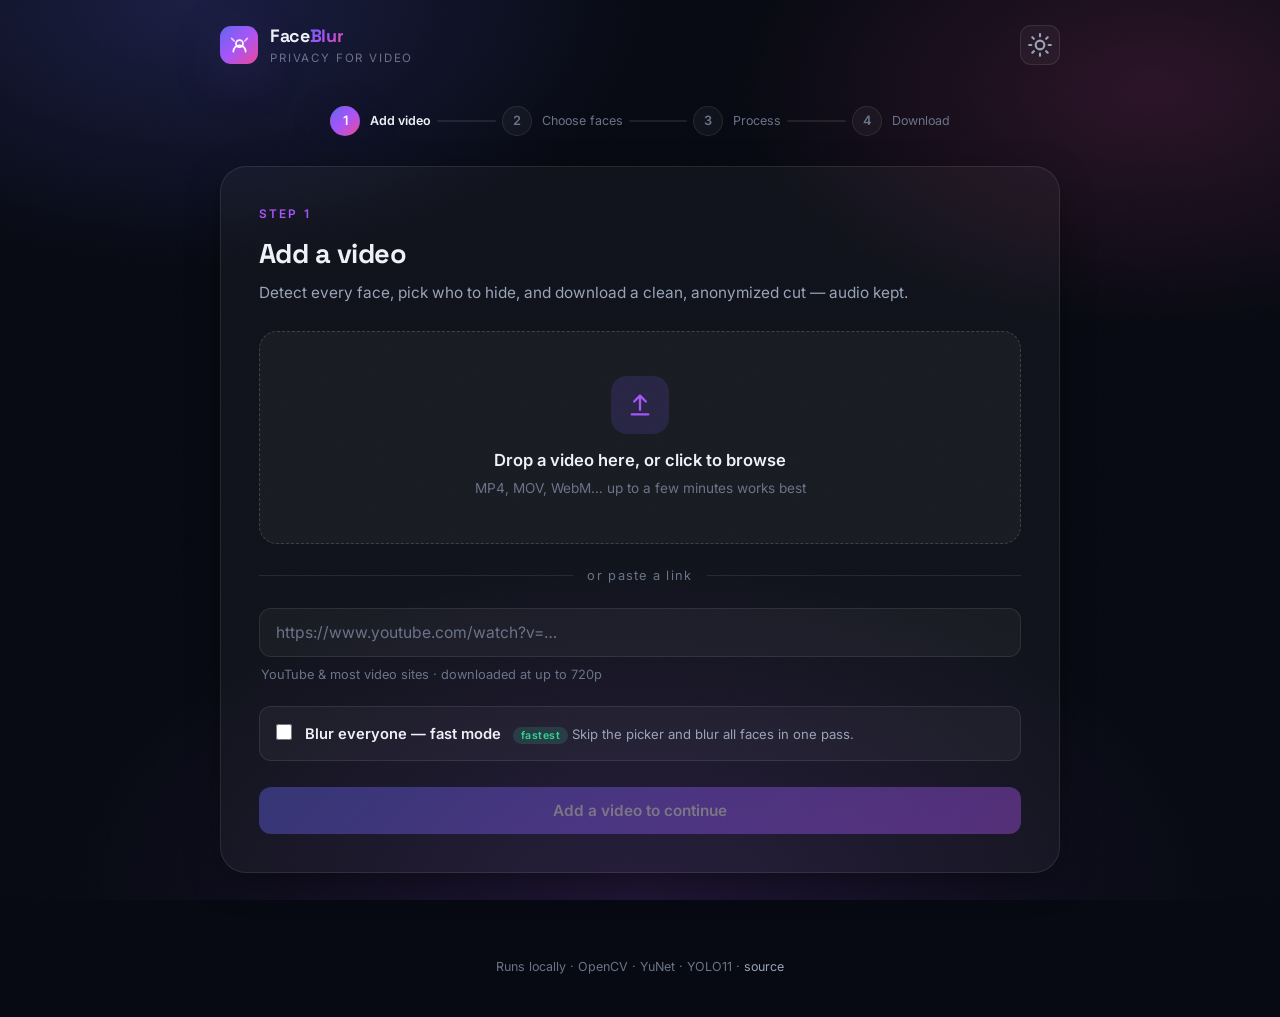
<file: static/index.html>
<!DOCTYPE html>
<html lang="en" data-theme="dark">
<head>
  <meta charset="utf-8">
  <meta name="viewport" content="width=device-width, initial-scale=1">
  <title>Face Blur — Anonymize faces in any video</title>
  <link rel="stylesheet" href="css/app.css?v=6">
  <link rel="icon" href="data:image/svg+xml,%3Csvg xmlns='http://www.w3.org/2000/svg' viewBox='0 0 24 24'%3E%3Ctext y='20' font-size='20'%3E%F0%9F%AB%A5%3C/text%3E%3C/svg%3E">
</head>
<body>
  <div class="bg-glow"></div>

  <header class="topbar">
    <a class="brand" href="index.html">
      <span class="logo">
        <svg viewBox="0 0 24 24" fill="none" stroke="#fff" stroke-width="2" stroke-linecap="round"><circle cx="12" cy="11" r="4"/><path d="M5 20a7 7 0 0114 0"/><path d="M3 5l3 3M21 5l-3 3" opacity=".7"/></svg>
      </span>
      <span>
        <div class="name">Face<span>Blur</span></div>
        <div class="tag">privacy for video</div>
      </span>
    </a>
    <button class="theme-toggle" aria-label="Toggle theme"></button>
  </header>

  <main class="shell">
    <nav class="stepper">
      <div class="step active"><span class="dot">1</span><span class="label">Add video</span></div>
      <span class="bar"></span>
      <div class="step"><span class="dot">2</span><span class="label">Choose faces</span></div>
      <span class="bar"></span>
      <div class="step"><span class="dot">3</span><span class="label">Process</span></div>
      <span class="bar"></span>
      <div class="step"><span class="dot">4</span><span class="label">Download</span></div>
    </nav>

    <section class="card">
      <div class="eyebrow">Step 1</div>
      <h1>Add a video</h1>
      <p class="sub">Detect every face, pick who to hide, and download a clean, anonymized cut — audio kept.</p>

      <input type="file" id="file" accept="video/*" hidden>
      <div class="dropzone" id="drop">
        <div class="ico">
          <svg viewBox="0 0 24 24" fill="none" stroke="currentColor" stroke-width="2" stroke-linecap="round" stroke-linejoin="round"><path d="M12 16V4M7 9l5-5 5 5"/><path d="M5 20h14"/></svg>
        </div>
        <div class="big" id="drop-title">Drop a video here, or click to browse</div>
        <div class="small">MP4, MOV, WebM… up to a few minutes works best</div>
      </div>

      <div class="or">or paste a link</div>

      <input type="url" id="url" class="field" placeholder="https://www.youtube.com/watch?v=…">
      <p class="small" style="color:var(--text-faint); margin:8px 2px 0; font-size:.8rem">YouTube &amp; most video sites · downloaded at up to 720p</p>

      <label class="opt" id="blurall-opt" style="margin-top:22px">
        <input type="checkbox" id="blurAll">
        <span><span class="t">Blur everyone — fast mode <span class="pill fast">fastest</span></span>
        <span class="d">Skip the picker and blur all faces in one pass.</span></span>
      </label>

      <div class="actions">
        <button class="btn block" id="go" disabled>
          <span id="go-label">Add a video to continue</span>
        </button>
      </div>
    </section>
  </main>

  <footer class="foot">Runs locally · OpenCV · YuNet · YOLO11 · <a href="https://github.com/Captain-Price-1/Captain-Price-1" target="_blank" rel="noopener">source</a></footer>

  <script type="module">
    import { uploadVideo, createJobFromUrl } from "./js/api.js?v=6";
    import { initShell, toast } from "./js/ui.js?v=6";
    initShell();

    const fileEl = document.getElementById("file");
    const drop = document.getElementById("drop");
    const dropTitle = document.getElementById("drop-title");
    const urlEl = document.getElementById("url");
    const blurAllEl = document.getElementById("blurAll");
    const blurAllOpt = document.getElementById("blurall-opt");
    const go = document.getElementById("go");
    const goLabel = document.getElementById("go-label");

    let mode = "file"; // "file" | "url"

    function refresh() {
      const hasFile = fileEl.files.length > 0;
      const hasUrl = urlEl.value.trim().length > 0;
      go.disabled = !(hasFile || hasUrl);
      if (hasFile) { mode = "file"; goLabel.textContent = blurAllEl.checked ? "Blur all faces" : "Analyze faces"; }
      else if (hasUrl) { mode = "url"; goLabel.textContent = blurAllEl.checked ? "Fetch & blur all" : "Fetch & analyze"; }
      else goLabel.textContent = "Add a video to continue";
    }

    drop.addEventListener("click", () => fileEl.click());
    drop.addEventListener("dragover", (e) => { e.preventDefault(); drop.classList.add("drag"); });
    drop.addEventListener("dragleave", () => drop.classList.remove("drag"));
    drop.addEventListener("drop", (e) => {
      e.preventDefault(); drop.classList.remove("drag");
      if (e.dataTransfer.files.length) { fileEl.files = e.dataTransfer.files; onFile(); }
    });
    fileEl.addEventListener("change", onFile);
    function onFile() {
      if (fileEl.files.length) {
        drop.classList.add("has-file");
        dropTitle.innerHTML = `<span class="filename">${fileEl.files[0].name}</span>`;
        urlEl.value = "";
      }
      refresh();
    }
    urlEl.addEventListener("input", refresh);
    blurAllEl.addEventListener("change", () => { blurAllOpt.classList.toggle("selected", blurAllEl.checked); refresh(); });

    function nextPage(jobId) {
      return blurAllEl.checked ? `processing.html?job=${jobId}` : `people.html?job=${jobId}`;
    }

    go.addEventListener("click", async () => {
      go.disabled = true;
      goLabel.innerHTML = `<span class="spin"></span> Starting…`;
      try {
        const res = mode === "file"
          ? await uploadVideo(fileEl.files[0], blurAllEl.checked)
          : await createJobFromUrl(urlEl.value.trim(), blurAllEl.checked);
        location.href = nextPage(res.job_id);
      } catch (e) {
        toast(e.message || "Something went wrong", true);
        go.disabled = false;
        refresh();
      }
    });

    refresh();
  </script>
</body>
</html>
</file>
<file: static/css/app.css>
/* ============================================================
   Face Blur — design system
   Premium dark UI, glass cards, gradient glow. No build step.
   ============================================================ */

@import url('https://fonts.googleapis.com/css2?family=Inter:wght@400;500;600;700&family=Space+Grotesk:wght@500;600;700&display=swap');

:root {
  /* palette (dark default) */
  --bg: #070a12;
  --bg-2: #0b1020;
  --surface: rgba(255, 255, 255, 0.04);
  --surface-2: rgba(255, 255, 255, 0.06);
  --border: rgba(255, 255, 255, 0.09);
  --border-strong: rgba(255, 255, 255, 0.16);
  --text: #eef1f8;
  --text-muted: #9aa4b8;
  --text-faint: #6b7488;

  --accent: #6366f1;
  --accent-2: #a855f7;
  --accent-3: #ec4899;
  --accent-grad: linear-gradient(135deg, #6366f1 0%, #a855f7 50%, #ec4899 100%);
  --accent-soft: rgba(124, 92, 246, 0.16);

  --ok: #34d399;
  --warn: #fbbf24;
  --err: #fb7185;

  --radius: 18px;
  --radius-sm: 12px;
  --radius-lg: 26px;
  --shadow: 0 10px 40px -12px rgba(0, 0, 0, 0.6);
  --shadow-glow: 0 12px 50px -10px rgba(124, 92, 246, 0.5);
  --ring: 0 0 0 3px rgba(124, 92, 246, 0.35);

  --maxw: 880px;
  --ease: cubic-bezier(0.22, 1, 0.36, 1);
}

[data-theme='light'] {
  --bg: #f5f6fb;
  --bg-2: #eceef6;
  --surface: rgba(255, 255, 255, 0.75);
  --surface-2: #ffffff;
  --border: rgba(15, 23, 42, 0.10);
  --border-strong: rgba(15, 23, 42, 0.18);
  --text: #131726;
  --text-muted: #5a647a;
  --text-faint: #8b94a8;
  --accent-soft: rgba(124, 92, 246, 0.12);
  --shadow: 0 14px 44px -18px rgba(40, 30, 90, 0.35);
}

* { box-sizing: border-box; }

html, body { height: 100%; }

body {
  margin: 0;
  font-family: 'Inter', system-ui, -apple-system, sans-serif;
  color: var(--text);
  background: var(--bg);
  -webkit-font-smoothing: antialiased;
  line-height: 1.55;
  overflow-x: hidden;
}

/* layered glow background */
.bg-glow {
  position: fixed;
  inset: 0;
  z-index: -1;
  background:
    radial-gradient(60% 50% at 15% 0%, rgba(99, 102, 241, 0.22), transparent 60%),
    radial-gradient(55% 45% at 90% 10%, rgba(236, 72, 153, 0.16), transparent 60%),
    radial-gradient(70% 60% at 50% 100%, rgba(168, 85, 247, 0.15), transparent 65%),
    var(--bg);
}
.bg-glow::after {
  content: '';
  position: absolute;
  inset: 0;
  background-image: url("data:image/svg+xml,%3Csvg xmlns='http://www.w3.org/2000/svg' width='140' height='140'%3E%3Cfilter id='n'%3E%3CfeTurbulence type='fractalNoise' baseFrequency='0.85' numOctaves='2'/%3E%3C/filter%3E%3Crect width='100%25' height='100%25' filter='url(%23n)' opacity='0.025'/%3E%3C/svg%3E");
  opacity: 0.6;
  mix-blend-mode: overlay;
}

/* ---------- top bar ---------- */
.topbar {
  display: flex;
  align-items: center;
  justify-content: space-between;
  max-width: var(--maxw);
  margin: 0 auto;
  padding: 22px 20px 0;
}
.brand { display: flex; align-items: center; gap: 12px; text-decoration: none; color: var(--text); }
.brand .logo {
  width: 38px; height: 38px; border-radius: 11px;
  background: var(--accent-grad);
  display: grid; place-items: center;
  box-shadow: var(--shadow-glow);
  position: relative;
}
.brand .logo svg { width: 21px; height: 21px; }
.brand .name { font-family: 'Space Grotesk', sans-serif; font-weight: 700; font-size: 1.12rem; letter-spacing: -0.02em; }
.brand .name span { background: var(--accent-grad); -webkit-background-clip: text; background-clip: text; color: transparent; }
.brand .tag { font-size: 0.72rem; color: var(--text-faint); letter-spacing: 0.16em; text-transform: uppercase; }

.theme-toggle {
  width: 40px; height: 40px; border-radius: 11px;
  background: var(--surface); border: 1px solid var(--border);
  color: var(--text-muted); cursor: pointer; display: grid; place-items: center;
  transition: all 0.2s var(--ease);
}
.theme-toggle:hover { background: var(--surface-2); color: var(--text); border-color: var(--border-strong); }

/* ---------- shell ---------- */
.shell {
  max-width: var(--maxw);
  margin: 0 auto;
  padding: 30px 20px 60px;
  animation: rise 0.6s var(--ease) both;
}
@keyframes rise { from { opacity: 0; transform: translateY(14px); } to { opacity: 1; transform: none; } }

/* ---------- stepper ---------- */
.stepper { display: flex; align-items: center; gap: 6px; margin: 8px auto 30px; max-width: 620px; }
.stepper .step { display: flex; align-items: center; gap: 10px; flex: 1; }
.stepper .dot {
  width: 30px; height: 30px; border-radius: 50%; flex: none;
  display: grid; place-items: center; font-size: 0.8rem; font-weight: 600;
  background: var(--surface); border: 1px solid var(--border); color: var(--text-faint);
  transition: all 0.3s var(--ease);
}
.stepper .label { font-size: 0.78rem; color: var(--text-faint); white-space: nowrap; }
.stepper .bar { height: 2px; flex: 1; background: var(--border); border-radius: 2px; }
.stepper .step.done .dot { background: var(--accent-soft); border-color: transparent; color: var(--accent-2); }
.stepper .step.active .dot { background: var(--accent-grad); border-color: transparent; color: #fff; box-shadow: var(--shadow-glow); }
.stepper .step.active .label { color: var(--text); font-weight: 600; }
.stepper .step.done .label { color: var(--text-muted); }
@media (max-width: 620px) { .stepper .label { display: none; } }

/* ---------- card ---------- */
.card {
  background: var(--surface);
  border: 1px solid var(--border);
  border-radius: var(--radius-lg);
  box-shadow: var(--shadow);
  backdrop-filter: blur(18px) saturate(140%);
  -webkit-backdrop-filter: blur(18px) saturate(140%);
  padding: 38px;
}
@media (max-width: 560px) { .card { padding: 24px; } }

.card h1 { font-family: 'Space Grotesk', sans-serif; font-size: 1.7rem; letter-spacing: -0.02em; margin: 0 0 6px; }
.card .sub { color: var(--text-muted); margin: 0 0 26px; font-size: 0.96rem; }
.eyebrow { font-size: 0.74rem; letter-spacing: 0.18em; text-transform: uppercase; color: var(--accent-2); font-weight: 600; margin-bottom: 10px; }

/* ---------- dropzone ---------- */
.dropzone {
  border: 1.5px dashed var(--border-strong);
  border-radius: var(--radius);
  padding: 44px 24px;
  text-align: center;
  cursor: pointer;
  transition: all 0.25s var(--ease);
  background: var(--surface);
  position: relative;
}
.dropzone:hover, .dropzone.drag {
  border-color: var(--accent-2);
  background: var(--accent-soft);
  transform: translateY(-2px);
}
.dropzone .ico {
  width: 58px; height: 58px; margin: 0 auto 14px; border-radius: 16px;
  background: var(--accent-soft); display: grid; place-items: center; color: var(--accent-2);
}
.dropzone .ico svg { width: 28px; height: 28px; }
.dropzone .big { font-weight: 600; font-size: 1.04rem; }
.dropzone .small { color: var(--text-faint); font-size: 0.85rem; margin-top: 4px; }
.dropzone.has-file { border-style: solid; border-color: var(--ok); background: rgba(52, 211, 153, 0.08); }
.dropzone .filename { color: var(--ok); font-weight: 600; word-break: break-all; }

/* ---------- divider ---------- */
.or { display: flex; align-items: center; gap: 14px; margin: 22px 0; color: var(--text-faint); font-size: 0.8rem; letter-spacing: 0.1em; }
.or::before, .or::after { content: ''; flex: 1; height: 1px; background: var(--border); }

/* ---------- inputs ---------- */
.field { width: 100%; padding: 14px 16px; font-size: 0.98rem; font-family: inherit;
  background: var(--surface); border: 1px solid var(--border); border-radius: var(--radius-sm);
  color: var(--text); transition: all 0.2s var(--ease); }
.field::placeholder { color: var(--text-faint); }
.field:focus { outline: none; border-color: var(--accent-2); box-shadow: var(--ring); background: var(--surface-2); }

label.lbl { font-size: 0.82rem; color: var(--text-muted); font-weight: 500; display: block; margin-bottom: 8px; }

/* ---------- option cards (blur scope / toggles) ---------- */
.options { display: grid; gap: 10px; margin: 8px 0 4px; }
.opt {
  display: flex; align-items: flex-start; gap: 13px; padding: 14px 16px;
  border: 1px solid var(--border); border-radius: var(--radius-sm);
  background: var(--surface); cursor: pointer; transition: all 0.2s var(--ease);
}
.opt:hover { border-color: var(--border-strong); background: var(--surface-2); }
.opt input { margin: 3px 0 0; accent-color: var(--accent-2); width: 16px; height: 16px; flex: none; }
.opt.selected { border-color: var(--accent-2); background: var(--accent-soft); box-shadow: var(--ring); }
.opt .t { font-weight: 600; font-size: 0.92rem; }
.opt .d { font-size: 0.82rem; color: var(--text-muted); margin-top: 2px; }
.opt .pill { font-size: 0.66rem; padding: 2px 8px; border-radius: 999px; font-weight: 600; letter-spacing: 0.04em;
  background: var(--surface-2); color: var(--text-muted); margin-left: 8px; }
.opt .pill.fast { background: rgba(52, 211, 153, 0.16); color: var(--ok); }
.opt .pill.best { background: var(--accent-soft); color: var(--accent-2); }

/* ---------- buttons ---------- */
.btn {
  display: inline-flex; align-items: center; justify-content: center; gap: 9px;
  padding: 14px 26px; font-size: 0.96rem; font-weight: 600; font-family: inherit;
  border: none; border-radius: var(--radius-sm); cursor: pointer;
  background: var(--accent-grad); color: #fff; background-size: 180% 180%;
  box-shadow: var(--shadow-glow); transition: all 0.25s var(--ease);
}
.btn:hover:not(:disabled) { transform: translateY(-2px); background-position: 100% 0; box-shadow: 0 16px 50px -8px rgba(168, 85, 247, 0.6); }
.btn:active:not(:disabled) { transform: translateY(0); }
.btn:disabled { opacity: 0.4; cursor: not-allowed; box-shadow: none; }
.btn.ghost { background: var(--surface); color: var(--text); box-shadow: none; border: 1px solid var(--border); }
.btn.ghost:hover:not(:disabled) { background: var(--surface-2); border-color: var(--border-strong); transform: translateY(-1px); }
.btn.block { width: 100%; }
.btn svg { width: 18px; height: 18px; }

.actions { display: flex; gap: 12px; margin-top: 26px; flex-wrap: wrap; }

/* ---------- people grid ---------- */
.toolbar { display: flex; align-items: center; justify-content: space-between; gap: 12px; margin-bottom: 16px; flex-wrap: wrap; }
.toolbar .count { font-size: 0.88rem; color: var(--text-muted); }
.toolbar .count b { color: var(--text); }
.linkbtn { background: none; border: none; color: var(--accent-2); font: inherit; font-size: 0.85rem; font-weight: 600; cursor: pointer; padding: 4px 6px; border-radius: 8px; }
.linkbtn:hover { background: var(--accent-soft); }

.people { display: grid; grid-template-columns: repeat(auto-fill, minmax(116px, 1fr)); gap: 14px; margin: 4px 0 8px; }
.person {
  border: 1.5px solid var(--border); border-radius: var(--radius-sm); padding: 8px; cursor: pointer;
  background: var(--surface); transition: all 0.2s var(--ease); position: relative; text-align: center; user-select: none;
}
.person:hover { transform: translateY(-3px); border-color: var(--border-strong); box-shadow: var(--shadow); }
.person img { width: 100%; aspect-ratio: 1; object-fit: cover; border-radius: 9px; display: block; background: var(--bg-2); }
.person .meta { font-size: 0.74rem; color: var(--text-faint); margin-top: 7px; }
.person .check {
  position: absolute; top: 12px; right: 12px; width: 24px; height: 24px; border-radius: 50%;
  background: var(--surface-2); border: 1px solid var(--border-strong); display: grid; place-items: center;
  color: transparent; transition: all 0.2s var(--ease);
}
.person.selected { border-color: var(--accent-2); box-shadow: var(--ring); }
.person.selected .check { background: var(--accent-grad); border-color: transparent; color: #fff; }
.person.selected img { filter: blur(7px) brightness(0.92); }
.person .check svg { width: 14px; height: 14px; }

fieldset.scope { border: 1px solid var(--border); border-radius: var(--radius); padding: 18px; margin: 24px 0 0; }
fieldset.scope legend { padding: 0 8px; font-size: 0.82rem; color: var(--text-muted); font-weight: 600; }

/* ---------- progress ---------- */
.proc { text-align: center; padding: 16px 0; }
.ring { --p: 0; width: 168px; height: 168px; margin: 6px auto 24px; border-radius: 50%; position: relative;
  background: conic-gradient(var(--accent-2) calc(var(--p) * 1%), var(--border) 0);
  transition: background 0.4s var(--ease); }
.ring::before { content: ''; position: absolute; inset: 12px; border-radius: 50%; background: var(--bg-2); }
.ring .pct { position: absolute; inset: 0; display: grid; place-items: center; font-family: 'Space Grotesk', sans-serif;
  font-size: 2.1rem; font-weight: 700; letter-spacing: -0.02em; }
.ring.indeterminate { animation: spin 1.1s linear infinite; background: conic-gradient(var(--accent-2) 25%, var(--border) 0); }
@keyframes spin { to { transform: rotate(360deg); } }
.proc .phase { font-family: 'Space Grotesk', sans-serif; font-size: 1.3rem; font-weight: 600; }
.proc .hint { color: var(--text-muted); margin-top: 6px; font-size: 0.92rem; }

.bar-wrap { height: 8px; background: var(--border); border-radius: 999px; overflow: hidden; margin: 18px 0; }
.bar-fill { height: 100%; width: 0%; border-radius: 999px; background: var(--accent-grad); background-size: 200% 100%;
  transition: width 0.4s var(--ease); animation: shimmer 2s linear infinite; }
@keyframes shimmer { to { background-position: -200% 0; } }

/* ---------- result ---------- */
.result video { width: 100%; border-radius: var(--radius); background: #000; box-shadow: var(--shadow); display: block; }
.badge-ok { display: inline-flex; align-items: center; gap: 8px; padding: 7px 14px; border-radius: 999px;
  background: rgba(52, 211, 153, 0.14); color: var(--ok); font-weight: 600; font-size: 0.88rem; margin-bottom: 16px; }
.badge-ok svg { width: 16px; height: 16px; }

/* ---------- banner (GH Pages showcase) ---------- */
.banner {
  max-width: var(--maxw); margin: 16px auto 0; padding: 12px 18px; border-radius: var(--radius-sm);
  background: rgba(251, 191, 36, 0.10); border: 1px solid rgba(251, 191, 36, 0.3); color: var(--warn);
  font-size: 0.86rem; display: flex; gap: 10px; align-items: center;
}
.banner b { color: var(--text); }
.banner svg { width: 18px; height: 18px; flex: none; }
.banner a { color: var(--accent-2); }

/* ---------- toast ---------- */
.toast { position: fixed; bottom: 24px; left: 50%; transform: translateX(-50%) translateY(120%);
  background: var(--surface-2); border: 1px solid var(--border-strong); color: var(--text);
  padding: 13px 20px; border-radius: var(--radius-sm); box-shadow: var(--shadow); backdrop-filter: blur(14px);
  transition: transform 0.4s var(--ease); z-index: 50; max-width: 90vw; }
.toast.show { transform: translateX(-50%) translateY(0); }
.toast.err { border-color: var(--err); color: var(--err); }

/* ---------- footer ---------- */
.foot { text-align: center; color: var(--text-faint); font-size: 0.78rem; padding: 24px 20px 40px; }
.foot a { color: var(--text-muted); text-decoration: none; }
.foot a:hover { color: var(--accent-2); }

/* ---------- misc ---------- */
.spin { width: 18px; height: 18px; border: 2px solid rgba(255,255,255,0.4); border-top-color: #fff; border-radius: 50%; animation: spin 0.7s linear infinite; }

@media (prefers-reduced-motion: reduce) {
  *, *::before, *::after { animation-duration: 0.01ms !important; transition-duration: 0.05ms !important; }
}
</file>
